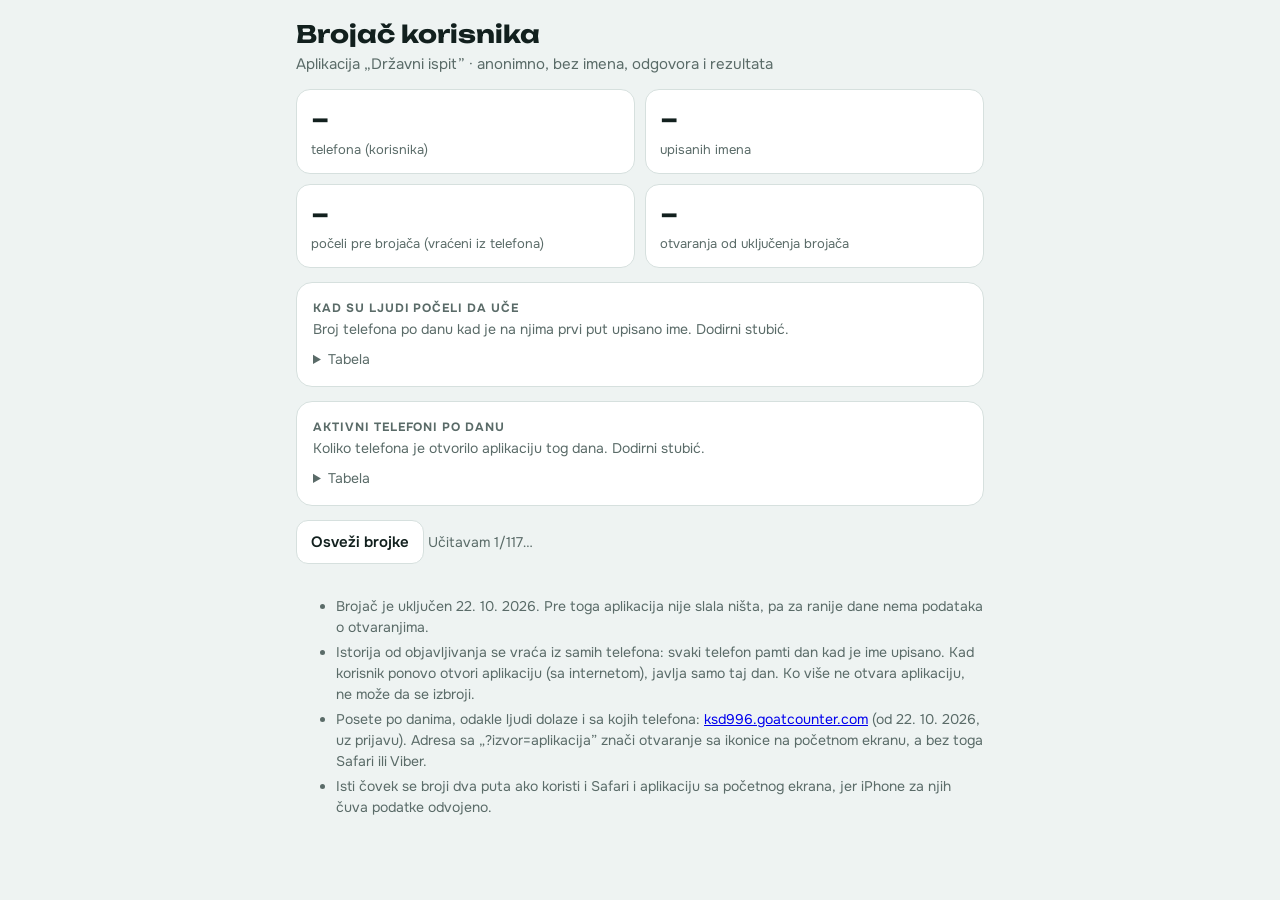
<file: brojac.html>
<!doctype html>
<html lang="sr">
<head>
<meta charset="utf-8">
<meta name="viewport" content="width=device-width,initial-scale=1,viewport-fit=cover">
<title>Brojač korisnika</title>
<meta name="robots" content="noindex,nofollow">
<link rel="stylesheet" href="fonts/fonts.css">
<style>
/* Stranica sa anonimnim brojkama aplikacije „Državni ispit”. Podaci: abacus.jasoncameron.dev, prostor drzavni-ispit-ksd966. */
:root{--bg:#EEF3F2;--surface:#FFFFFF;--surface-2:#F6F9F8;--ink:#12201E;--muted:#5A6B68;--line:#D6E0DE;--grid:#E6ECEA;--bar:#2a78d6;--bar-hi:#1c5cab;--mark:#5A6B68;color-scheme:light}
@media (prefers-color-scheme:dark){:root{--bg:#0C1413;--surface:#141F1D;--surface-2:#1A2725;--ink:#E4EEEB;--muted:#98ABA7;--line:#26352F;--grid:#1F2B28;--bar:#3987e5;--bar-hi:#86b6ef;--mark:#98ABA7;color-scheme:dark}}
*{box-sizing:border-box}
body{margin:0;background:var(--bg);color:var(--ink);font:16px/1.5 Onest,system-ui,-apple-system,"Segoe UI",sans-serif;-webkit-font-smoothing:antialiased}
main{max-width:720px;margin:0 auto;padding:20px 16px 40px;display:flex;flex-direction:column;gap:14px}
h1{font:700 24px/1.2 Unbounded,Onest,system-ui,sans-serif;margin:0}
.sub{color:var(--muted);margin:4px 0 0;font-size:15px}
.card{background:var(--surface);border:1px solid var(--line);border-radius:16px;padding:16px}
.tiles{display:grid;grid-template-columns:repeat(2,1fr);gap:10px}
.tile{background:var(--surface);border:1px solid var(--line);border-radius:14px;padding:12px 14px}
.tile b{display:block;font-size:30px;font-weight:700;line-height:1.15}
.tile span{color:var(--muted);font-size:13px}
.eyebrow{font-size:12px;font-weight:700;letter-spacing:.08em;text-transform:uppercase;color:var(--muted)}
.read{min-height:22px;font-size:14px;color:var(--muted);margin:2px 0 6px}
.read b{color:var(--ink)}
svg{display:block;width:100%;height:auto;overflow:visible}
svg text{font:11px Onest,system-ui,sans-serif;fill:var(--muted)}
svg .v{fill:var(--ink);font-weight:600}
svg .b{fill:var(--bar)} svg .b.on{fill:var(--bar-hi)}
svg .hit{fill:transparent;cursor:pointer;outline:none}
svg .hit:focus-visible{stroke:var(--ink);stroke-width:1.5}
details{margin-top:8px}
summary{cursor:pointer;color:var(--muted);font-size:14px}
table{width:100%;border-collapse:collapse;font-size:14px;margin-top:6px}
td,th{padding:5px 0;border-top:1px solid var(--line);text-align:left}
td:last-child,th:last-child{text-align:right;font-variant-numeric:tabular-nums}
.note{color:var(--muted);font-size:14px}
.note li{margin:4px 0}
button{font:600 15px Onest,system-ui,sans-serif;border:1px solid var(--line);background:var(--surface);color:var(--ink);border-radius:12px;padding:10px 14px;min-height:44px}
.prog{color:var(--muted);font-size:14px}
</style>
</head>
<body>
<main>
  <div><h1>Brojač korisnika</h1><p class="sub">Aplikacija „Državni ispit” · anonimno, bez imena, odgovora i rezultata</p></div>
  <div class="tiles">
    <div class="tile"><b id="t-dev">–</b><span>telefona (korisnika)</span></div>
    <div class="tile"><b id="t-names">–</b><span>upisanih imena</span></div>
    <div class="tile"><b id="t-pre">–</b><span>počeli pre brojača (vraćeni iz telefona)</span></div>
    <div class="tile"><b id="t-open">–</b><span>otvaranja od uključenja brojača</span></div>
  </div>
  <section class="card">
    <div class="eyebrow">Kad su ljudi počeli da uče</div>
    <div class="read" id="r-start">Broj telefona po danu kad je na njima prvi put upisano ime. Dodirni stubić.</div>
    <div id="c-start"></div>
    <details><summary>Tabela</summary><table id="tb-start"></table></details>
  </section>
  <section class="card">
    <div class="eyebrow">Aktivni telefoni po danu</div>
    <div class="read" id="r-act">Koliko telefona je otvorilo aplikaciju tog dana. Dodirni stubić.</div>
    <div id="c-act"></div>
    <details><summary>Tabela</summary><table id="tb-act"></table></details>
  </section>
  <div class="row"><button id="again">Osveži brojke</button> <span class="prog" id="prog"></span></div>
  <ul class="note">
    <li>Brojač je uključen 22. 10. 2026. Pre toga aplikacija nije slala ništa, pa za ranije dane nema podataka o otvaranjima.</li>
    <li>Istorija od objavljivanja se vraća iz samih telefona: svaki telefon pamti dan kad je ime upisano. Kad korisnik ponovo otvori aplikaciju (sa internetom), javlja samo taj dan. Ko više ne otvara aplikaciju, ne može da se izbroji.</li>
    <li>Posete po danima, odakle ljudi dolaze i sa kojih telefona: <a href="https://ksd996.goatcounter.com/">ksd996.goatcounter.com</a> (od 22. 10. 2026, uz prijavu). Adresa sa „?izvor=aplikacija” znači otvaranje sa ikonice na početnom ekranu, a bez toga Safari ili Viber.</li>
    <li>Isti čovek se broji dva puta ako koristi i Safari i aplikaciju sa početnog ekrana, jer iPhone za njih čuva podatke odvojeno.</li>
  </ul>
</main>
<script>
const NS="drzavni-ispit-ksd966", API="https://abacus.jasoncameron.dev/get/"+NS+"/";
const FIRST=new Date(2026,8,29), CNT_START=new Date(2026,9,22);
const ymd=d=>d.getFullYear()+String(d.getMonth()+1).padStart(2,"0")+String(d.getDate()).padStart(2,"0");
const lbl=d=>d.getDate()+". "+(d.getMonth()+1)+".";
const sleep=ms=>new Promise(r=>setTimeout(r,ms));
let cache={}; try{cache=JSON.parse(localStorage.getItem("brojac_cache")||"{}")}catch(e){}
function days(from){const out=[],d=new Date(from),t=new Date();t.setHours(0,0,0,0);while(d<=t){out.push(new Date(d));d.setDate(d.getDate()+1)}return out}
async function get(key,done,total){
  if(key in cache)return cache[key];
  for(let i=0;i<4;i++){
    try{const r=await fetch(API+key,{cache:"no-store"});
      if(r.status===404)return 0;
      if(r.status===429){await sleep(+(r.headers.get("Retry-After")||5000));continue}
      if(r.ok){const j=await r.json();return +j.value||0}
    }catch(e){}
    await sleep(1500);
  }
  return null;
}
function chart(el,rd,rows,unit,markDay){
  const W=640,H=200,top=22,bot=28,PL=28,n=rows.length,slot=(W-PL)/n,bw=Math.min(24,Math.max(4,slot*0.62));
  const max=Math.max(1,...rows.map(r=>r.v||0)); const y=v=>top+(H-top-bot)*(1-v/max);
  const ticks=[0,Math.ceil(max/2),max].filter((v,i,a)=>a.indexOf(v)===i);
  let g=ticks.map(v=>`<line x1="${PL}" x2="${W}" y1="${y(v)}" y2="${y(v)}" stroke="var(--grid)"/><text x="${PL-8}" y="${y(v)+4}" text-anchor="end">${v}</text>`).join("");
  const maxI=rows.reduce((m,r,i)=>(r.v||0)>(rows[m].v||0)?i:m,0);
  rows.forEach((r,i)=>{const x=PL+i*slot+(slot-bw)/2, v=r.v||0, h=Math.max(0,y(0)-y(v)), rr=Math.min(4,bw/2,h);
    if(v>0) g+=`<path class="b" data-i="${i}" d="M${x} ${y(0)}V${y(v)+rr}Q${x} ${y(v)} ${x+rr} ${y(v)}H${x+bw-rr}Q${x+bw} ${y(v)} ${x+bw} ${y(v)+rr}V${y(0)}Z"/>`;
    if(i===maxI&&v>0) g+=`<text class="v" x="${x+bw/2}" y="${y(v)-6}" text-anchor="middle">${v}</text>`;
    const every=Math.ceil(n/6); if(i%every===0||i===n-1) g+=`<text x="${PL+i*slot+slot/2}" y="${H-8}" text-anchor="middle">${lbl(r.d)}</text>`;
    g+=`<rect class="hit" data-i="${i}" x="${PL+i*slot}" y="0" width="${slot}" height="${H-bot}" tabindex="0" aria-label="${lbl(r.d)}: ${r.v==null?"nepoznato":v+" "+unit}"/>`;
  });
  if(markDay!=null&&markDay>=0){const x=PL+markDay*slot+slot/2, left=x>W*0.6; g+=`<line x1="${x}" x2="${x}" y1="${top-8}" y2="${y(0)}" stroke="var(--mark)" stroke-dasharray="3 3"/><text x="${left?x-6:x+6}" y="${top-10}" text-anchor="${left?"end":"start"}">uključen brojač</text>`}
  g+=`<line x1="${PL}" x2="${W}" y1="${y(0)}" y2="${y(0)}" stroke="var(--line)"/>`;
  el.innerHTML=`<svg viewBox="0 0 ${W} ${H}" role="img" aria-label="Grafikon po danima">${g}</svg>`;
  const base=rd.textContent;
  const show=i=>{el.querySelectorAll(".b").forEach(b=>b.classList.toggle("on",b.dataset.i==String(i)));
    if(i==null){rd.textContent=base;return} const r=rows[i]; rd.textContent=""; const b=document.createElement("b"); b.textContent=r.v==null?"?":String(r.v); rd.append(b,document.createTextNode(" "+unit+" · "+lbl(r.d)+" "+r.d.getFullYear()+"."))};
  el.querySelectorAll(".hit").forEach(h=>{const i=+h.dataset.i; h.addEventListener("pointerenter",()=>show(i)); h.addEventListener("click",()=>show(i)); h.addEventListener("focus",()=>show(i))});
  el.querySelector("svg").addEventListener("pointerleave",()=>show(null));
}
function table(el,rows,unit){el.innerHTML="";const tr=document.createElement("tr");["Dan",unit].forEach(t=>{const th=document.createElement("th");th.textContent=t;tr.append(th)});el.append(tr);
  rows.slice().reverse().forEach(r=>{const tr=document.createElement("tr");[lbl(r.d)+" "+r.d.getFullYear()+".",r.v==null?"?":String(r.v)].forEach(t=>{const td=document.createElement("td");td.textContent=t;tr.append(td)});el.append(tr)})}
async function load(){
  const prog=document.getElementById("prog"); const btn=document.getElementById("again"); btn.disabled=true;
  const sd=days(FIRST), ad=days(CNT_START), today=ymd(new Date());
  const keys=["uredjaji","imena","pre-brojaca","otvaranja"].concat(sd.map(d=>"start-"+ymd(d)),ad.map(d=>"aktivni-"+ymd(d)));
  const val={}; let k=0;
  for(const key of keys){ prog.textContent=`Učitavam ${++k}/${keys.length}…`;
    const fromCache=key in cache; val[key]=await get(key);
    if(!fromCache&&val[key]!=null&&key.startsWith("aktivni-")&&key.slice(8)<today)cache[key]=val[key]; // prošli dani se više ne menjaju
    if(!fromCache)await sleep(380); }
  try{localStorage.setItem("brojac_cache",JSON.stringify(cache))}catch(e){}
  const fmt=v=>v==null?"?":String(v);
  document.getElementById("t-dev").textContent=fmt(val["uredjaji"]);
  document.getElementById("t-names").textContent=fmt(val["imena"]);
  document.getElementById("t-pre").textContent=fmt(val["pre-brojaca"]);
  document.getElementById("t-open").textContent=fmt(val["otvaranja"]);
  const sr=sd.map(d=>({d,v:val["start-"+ymd(d)]})), ar=ad.map(d=>({d,v:val["aktivni-"+ymd(d)]}));
  chart(document.getElementById("c-start"),document.getElementById("r-start"),sr,"telefona počelo",sd.findIndex(d=>ymd(d)===ymd(CNT_START)));
  chart(document.getElementById("c-act"),document.getElementById("r-act"),ar,"aktivnih telefona",null);
  table(document.getElementById("tb-start"),sr,"Počelo"); table(document.getElementById("tb-act"),ar,"Aktivno");
  prog.textContent="Ažurirano "+new Date().toLocaleTimeString("sr-RS",{hour:"2-digit",minute:"2-digit"}); btn.disabled=false;
}
document.getElementById("again").onclick=load;
load();
</script>
</body>
</html>
</file>
<file: fonts/fonts.css>
/* cyrillic-ext */
@font-face {
  font-family: 'JetBrains Mono';
  font-style: normal;
  font-weight: 400;
  font-display: swap;
  src: url(JetBrainsMono-cyrillic-ext-27e1b5.woff2) format('woff2');
  unicode-range: U+0460-052F, U+1C80-1C8A, U+20B4, U+2DE0-2DFF, U+A640-A69F, U+FE2E-FE2F;
}
/* cyrillic */
@font-face {
  font-family: 'JetBrains Mono';
  font-style: normal;
  font-weight: 400;
  font-display: swap;
  src: url(JetBrainsMono-cyrillic-b1b041.woff2) format('woff2');
  unicode-range: U+0301, U+0400-045F, U+0490-0491, U+04B0-04B1, U+2116;
}
/* latin-ext */
@font-face {
  font-family: 'JetBrains Mono';
  font-style: normal;
  font-weight: 400;
  font-display: swap;
  src: url(JetBrainsMono-latin-ext-ba1653.woff2) format('woff2');
  unicode-range: U+0100-02BA, U+02BD-02C5, U+02C7-02CC, U+02CE-02D7, U+02DD-02FF, U+0304, U+0308, U+0329, U+1D00-1DBF, U+1E00-1E9F, U+1EF2-1EFF, U+2020, U+20A0-20AB, U+20AD-20C0, U+2113, U+2C60-2C7F, U+A720-A7FF;
}
/* latin */
@font-face {
  font-family: 'JetBrains Mono';
  font-style: normal;
  font-weight: 400;
  font-display: swap;
  src: url(JetBrainsMono-latin-480c06.woff2) format('woff2');
  unicode-range: U+0000-00FF, U+0131, U+0152-0153, U+02BB-02BC, U+02C6, U+02DA, U+02DC, U+0304, U+0308, U+0329, U+2000-206F, U+20AC, U+2122, U+2191, U+2193, U+2212, U+2215, U+FEFF, U+FFFD;
}
/* cyrillic-ext */
@font-face {
  font-family: 'JetBrains Mono';
  font-style: normal;
  font-weight: 600;
  font-display: swap;
  src: url(JetBrainsMono-cyrillic-ext-27e1b5.woff2) format('woff2');
  unicode-range: U+0460-052F, U+1C80-1C8A, U+20B4, U+2DE0-2DFF, U+A640-A69F, U+FE2E-FE2F;
}
/* cyrillic */
@font-face {
  font-family: 'JetBrains Mono';
  font-style: normal;
  font-weight: 600;
  font-display: swap;
  src: url(JetBrainsMono-cyrillic-b1b041.woff2) format('woff2');
  unicode-range: U+0301, U+0400-045F, U+0490-0491, U+04B0-04B1, U+2116;
}
/* latin-ext */
@font-face {
  font-family: 'JetBrains Mono';
  font-style: normal;
  font-weight: 600;
  font-display: swap;
  src: url(JetBrainsMono-latin-ext-ba1653.woff2) format('woff2');
  unicode-range: U+0100-02BA, U+02BD-02C5, U+02C7-02CC, U+02CE-02D7, U+02DD-02FF, U+0304, U+0308, U+0329, U+1D00-1DBF, U+1E00-1E9F, U+1EF2-1EFF, U+2020, U+20A0-20AB, U+20AD-20C0, U+2113, U+2C60-2C7F, U+A720-A7FF;
}
/* latin */
@font-face {
  font-family: 'JetBrains Mono';
  font-style: normal;
  font-weight: 600;
  font-display: swap;
  src: url(JetBrainsMono-latin-480c06.woff2) format('woff2');
  unicode-range: U+0000-00FF, U+0131, U+0152-0153, U+02BB-02BC, U+02C6, U+02DA, U+02DC, U+0304, U+0308, U+0329, U+2000-206F, U+20AC, U+2122, U+2191, U+2193, U+2212, U+2215, U+FEFF, U+FFFD;
}
/* cyrillic-ext */
@font-face {
  font-family: 'JetBrains Mono';
  font-style: normal;
  font-weight: 700;
  font-display: swap;
  src: url(JetBrainsMono-cyrillic-ext-27e1b5.woff2) format('woff2');
  unicode-range: U+0460-052F, U+1C80-1C8A, U+20B4, U+2DE0-2DFF, U+A640-A69F, U+FE2E-FE2F;
}
/* cyrillic */
@font-face {
  font-family: 'JetBrains Mono';
  font-style: normal;
  font-weight: 700;
  font-display: swap;
  src: url(JetBrainsMono-cyrillic-b1b041.woff2) format('woff2');
  unicode-range: U+0301, U+0400-045F, U+0490-0491, U+04B0-04B1, U+2116;
}
/* latin-ext */
@font-face {
  font-family: 'JetBrains Mono';
  font-style: normal;
  font-weight: 700;
  font-display: swap;
  src: url(JetBrainsMono-latin-ext-ba1653.woff2) format('woff2');
  unicode-range: U+0100-02BA, U+02BD-02C5, U+02C7-02CC, U+02CE-02D7, U+02DD-02FF, U+0304, U+0308, U+0329, U+1D00-1DBF, U+1E00-1E9F, U+1EF2-1EFF, U+2020, U+20A0-20AB, U+20AD-20C0, U+2113, U+2C60-2C7F, U+A720-A7FF;
}
/* latin */
@font-face {
  font-family: 'JetBrains Mono';
  font-style: normal;
  font-weight: 700;
  font-display: swap;
  src: url(JetBrainsMono-latin-480c06.woff2) format('woff2');
  unicode-range: U+0000-00FF, U+0131, U+0152-0153, U+02BB-02BC, U+02C6, U+02DA, U+02DC, U+0304, U+0308, U+0329, U+2000-206F, U+20AC, U+2122, U+2191, U+2193, U+2212, U+2215, U+FEFF, U+FFFD;
}
/* cyrillic-ext */
@font-face {
  font-family: 'Onest';
  font-style: normal;
  font-weight: 400;
  font-display: swap;
  src: url(Onest-cyrillic-ext-992f92.woff2) format('woff2');
  unicode-range: U+0460-052F, U+1C80-1C8A, U+20B4, U+2DE0-2DFF, U+A640-A69F, U+FE2E-FE2F;
}
/* cyrillic */
@font-face {
  font-family: 'Onest';
  font-style: normal;
  font-weight: 400;
  font-display: swap;
  src: url(Onest-cyrillic-4c7562.woff2) format('woff2');
  unicode-range: U+0301, U+0400-045F, U+0490-0491, U+04B0-04B1, U+2116;
}
/* latin-ext */
@font-face {
  font-family: 'Onest';
  font-style: normal;
  font-weight: 400;
  font-display: swap;
  src: url(Onest-latin-ext-27cee5.woff2) format('woff2');
  unicode-range: U+0100-02BA, U+02BD-02C5, U+02C7-02CC, U+02CE-02D7, U+02DD-02FF, U+0304, U+0308, U+0329, U+1D00-1DBF, U+1E00-1E9F, U+1EF2-1EFF, U+2020, U+20A0-20AB, U+20AD-20C0, U+2113, U+2C60-2C7F, U+A720-A7FF;
}
/* latin */
@font-face {
  font-family: 'Onest';
  font-style: normal;
  font-weight: 400;
  font-display: swap;
  src: url(Onest-latin-cebbb5.woff2) format('woff2');
  unicode-range: U+0000-00FF, U+0131, U+0152-0153, U+02BB-02BC, U+02C6, U+02DA, U+02DC, U+0304, U+0308, U+0329, U+2000-206F, U+20AC, U+2122, U+2191, U+2193, U+2212, U+2215, U+FEFF, U+FFFD;
}
/* cyrillic-ext */
@font-face {
  font-family: 'Onest';
  font-style: normal;
  font-weight: 500;
  font-display: swap;
  src: url(Onest-cyrillic-ext-992f92.woff2) format('woff2');
  unicode-range: U+0460-052F, U+1C80-1C8A, U+20B4, U+2DE0-2DFF, U+A640-A69F, U+FE2E-FE2F;
}
/* cyrillic */
@font-face {
  font-family: 'Onest';
  font-style: normal;
  font-weight: 500;
  font-display: swap;
  src: url(Onest-cyrillic-4c7562.woff2) format('woff2');
  unicode-range: U+0301, U+0400-045F, U+0490-0491, U+04B0-04B1, U+2116;
}
/* latin-ext */
@font-face {
  font-family: 'Onest';
  font-style: normal;
  font-weight: 500;
  font-display: swap;
  src: url(Onest-latin-ext-27cee5.woff2) format('woff2');
  unicode-range: U+0100-02BA, U+02BD-02C5, U+02C7-02CC, U+02CE-02D7, U+02DD-02FF, U+0304, U+0308, U+0329, U+1D00-1DBF, U+1E00-1E9F, U+1EF2-1EFF, U+2020, U+20A0-20AB, U+20AD-20C0, U+2113, U+2C60-2C7F, U+A720-A7FF;
}
/* latin */
@font-face {
  font-family: 'Onest';
  font-style: normal;
  font-weight: 500;
  font-display: swap;
  src: url(Onest-latin-cebbb5.woff2) format('woff2');
  unicode-range: U+0000-00FF, U+0131, U+0152-0153, U+02BB-02BC, U+02C6, U+02DA, U+02DC, U+0304, U+0308, U+0329, U+2000-206F, U+20AC, U+2122, U+2191, U+2193, U+2212, U+2215, U+FEFF, U+FFFD;
}
/* cyrillic-ext */
@font-face {
  font-family: 'Onest';
  font-style: normal;
  font-weight: 600;
  font-display: swap;
  src: url(Onest-cyrillic-ext-992f92.woff2) format('woff2');
  unicode-range: U+0460-052F, U+1C80-1C8A, U+20B4, U+2DE0-2DFF, U+A640-A69F, U+FE2E-FE2F;
}
/* cyrillic */
@font-face {
  font-family: 'Onest';
  font-style: normal;
  font-weight: 600;
  font-display: swap;
  src: url(Onest-cyrillic-4c7562.woff2) format('woff2');
  unicode-range: U+0301, U+0400-045F, U+0490-0491, U+04B0-04B1, U+2116;
}
/* latin-ext */
@font-face {
  font-family: 'Onest';
  font-style: normal;
  font-weight: 600;
  font-display: swap;
  src: url(Onest-latin-ext-27cee5.woff2) format('woff2');
  unicode-range: U+0100-02BA, U+02BD-02C5, U+02C7-02CC, U+02CE-02D7, U+02DD-02FF, U+0304, U+0308, U+0329, U+1D00-1DBF, U+1E00-1E9F, U+1EF2-1EFF, U+2020, U+20A0-20AB, U+20AD-20C0, U+2113, U+2C60-2C7F, U+A720-A7FF;
}
/* latin */
@font-face {
  font-family: 'Onest';
  font-style: normal;
  font-weight: 600;
  font-display: swap;
  src: url(Onest-latin-cebbb5.woff2) format('woff2');
  unicode-range: U+0000-00FF, U+0131, U+0152-0153, U+02BB-02BC, U+02C6, U+02DA, U+02DC, U+0304, U+0308, U+0329, U+2000-206F, U+20AC, U+2122, U+2191, U+2193, U+2212, U+2215, U+FEFF, U+FFFD;
}
/* cyrillic-ext */
@font-face {
  font-family: 'Onest';
  font-style: normal;
  font-weight: 700;
  font-display: swap;
  src: url(Onest-cyrillic-ext-992f92.woff2) format('woff2');
  unicode-range: U+0460-052F, U+1C80-1C8A, U+20B4, U+2DE0-2DFF, U+A640-A69F, U+FE2E-FE2F;
}
/* cyrillic */
@font-face {
  font-family: 'Onest';
  font-style: normal;
  font-weight: 700;
  font-display: swap;
  src: url(Onest-cyrillic-4c7562.woff2) format('woff2');
  unicode-range: U+0301, U+0400-045F, U+0490-0491, U+04B0-04B1, U+2116;
}
/* latin-ext */
@font-face {
  font-family: 'Onest';
  font-style: normal;
  font-weight: 700;
  font-display: swap;
  src: url(Onest-latin-ext-27cee5.woff2) format('woff2');
  unicode-range: U+0100-02BA, U+02BD-02C5, U+02C7-02CC, U+02CE-02D7, U+02DD-02FF, U+0304, U+0308, U+0329, U+1D00-1DBF, U+1E00-1E9F, U+1EF2-1EFF, U+2020, U+20A0-20AB, U+20AD-20C0, U+2113, U+2C60-2C7F, U+A720-A7FF;
}
/* latin */
@font-face {
  font-family: 'Onest';
  font-style: normal;
  font-weight: 700;
  font-display: swap;
  src: url(Onest-latin-cebbb5.woff2) format('woff2');
  unicode-range: U+0000-00FF, U+0131, U+0152-0153, U+02BB-02BC, U+02C6, U+02DA, U+02DC, U+0304, U+0308, U+0329, U+2000-206F, U+20AC, U+2122, U+2191, U+2193, U+2212, U+2215, U+FEFF, U+FFFD;
}
/* cyrillic-ext */
@font-face {
  font-family: 'Onest';
  font-style: normal;
  font-weight: 800;
  font-display: swap;
  src: url(Onest-cyrillic-ext-992f92.woff2) format('woff2');
  unicode-range: U+0460-052F, U+1C80-1C8A, U+20B4, U+2DE0-2DFF, U+A640-A69F, U+FE2E-FE2F;
}
/* cyrillic */
@font-face {
  font-family: 'Onest';
  font-style: normal;
  font-weight: 800;
  font-display: swap;
  src: url(Onest-cyrillic-4c7562.woff2) format('woff2');
  unicode-range: U+0301, U+0400-045F, U+0490-0491, U+04B0-04B1, U+2116;
}
/* latin-ext */
@font-face {
  font-family: 'Onest';
  font-style: normal;
  font-weight: 800;
  font-display: swap;
  src: url(Onest-latin-ext-27cee5.woff2) format('woff2');
  unicode-range: U+0100-02BA, U+02BD-02C5, U+02C7-02CC, U+02CE-02D7, U+02DD-02FF, U+0304, U+0308, U+0329, U+1D00-1DBF, U+1E00-1E9F, U+1EF2-1EFF, U+2020, U+20A0-20AB, U+20AD-20C0, U+2113, U+2C60-2C7F, U+A720-A7FF;
}
/* latin */
@font-face {
  font-family: 'Onest';
  font-style: normal;
  font-weight: 800;
  font-display: swap;
  src: url(Onest-latin-cebbb5.woff2) format('woff2');
  unicode-range: U+0000-00FF, U+0131, U+0152-0153, U+02BB-02BC, U+02C6, U+02DA, U+02DC, U+0304, U+0308, U+0329, U+2000-206F, U+20AC, U+2122, U+2191, U+2193, U+2212, U+2215, U+FEFF, U+FFFD;
}
/* cyrillic-ext */
@font-face {
  font-family: 'Unbounded';
  font-style: normal;
  font-weight: 500;
  font-display: swap;
  src: url(Unbounded-cyrillic-ext-67e1db.woff2) format('woff2');
  unicode-range: U+0460-052F, U+1C80-1C8A, U+20B4, U+2DE0-2DFF, U+A640-A69F, U+FE2E-FE2F;
}
/* cyrillic */
@font-face {
  font-family: 'Unbounded';
  font-style: normal;
  font-weight: 500;
  font-display: swap;
  src: url(Unbounded-cyrillic-c86556.woff2) format('woff2');
  unicode-range: U+0301, U+0400-045F, U+0490-0491, U+04B0-04B1, U+2116;
}
/* latin-ext */
@font-face {
  font-family: 'Unbounded';
  font-style: normal;
  font-weight: 500;
  font-display: swap;
  src: url(Unbounded-latin-ext-80da0c.woff2) format('woff2');
  unicode-range: U+0100-02BA, U+02BD-02C5, U+02C7-02CC, U+02CE-02D7, U+02DD-02FF, U+0304, U+0308, U+0329, U+1D00-1DBF, U+1E00-1E9F, U+1EF2-1EFF, U+2020, U+20A0-20AB, U+20AD-20C0, U+2113, U+2C60-2C7F, U+A720-A7FF;
}
/* latin */
@font-face {
  font-family: 'Unbounded';
  font-style: normal;
  font-weight: 500;
  font-display: swap;
  src: url(Unbounded-latin-06f2e4.woff2) format('woff2');
  unicode-range: U+0000-00FF, U+0131, U+0152-0153, U+02BB-02BC, U+02C6, U+02DA, U+02DC, U+0304, U+0308, U+0329, U+2000-206F, U+20AC, U+2122, U+2191, U+2193, U+2212, U+2215, U+FEFF, U+FFFD;
}
/* cyrillic-ext */
@font-face {
  font-family: 'Unbounded';
  font-style: normal;
  font-weight: 700;
  font-display: swap;
  src: url(Unbounded-cyrillic-ext-67e1db.woff2) format('woff2');
  unicode-range: U+0460-052F, U+1C80-1C8A, U+20B4, U+2DE0-2DFF, U+A640-A69F, U+FE2E-FE2F;
}
/* cyrillic */
@font-face {
  font-family: 'Unbounded';
  font-style: normal;
  font-weight: 700;
  font-display: swap;
  src: url(Unbounded-cyrillic-c86556.woff2) format('woff2');
  unicode-range: U+0301, U+0400-045F, U+0490-0491, U+04B0-04B1, U+2116;
}
/* latin-ext */
@font-face {
  font-family: 'Unbounded';
  font-style: normal;
  font-weight: 700;
  font-display: swap;
  src: url(Unbounded-latin-ext-80da0c.woff2) format('woff2');
  unicode-range: U+0100-02BA, U+02BD-02C5, U+02C7-02CC, U+02CE-02D7, U+02DD-02FF, U+0304, U+0308, U+0329, U+1D00-1DBF, U+1E00-1E9F, U+1EF2-1EFF, U+2020, U+20A0-20AB, U+20AD-20C0, U+2113, U+2C60-2C7F, U+A720-A7FF;
}
/* latin */
@font-face {
  font-family: 'Unbounded';
  font-style: normal;
  font-weight: 700;
  font-display: swap;
  src: url(Unbounded-latin-06f2e4.woff2) format('woff2');
  unicode-range: U+0000-00FF, U+0131, U+0152-0153, U+02BB-02BC, U+02C6, U+02DA, U+02DC, U+0304, U+0308, U+0329, U+2000-206F, U+20AC, U+2122, U+2191, U+2193, U+2212, U+2215, U+FEFF, U+FFFD;
}
</file>
